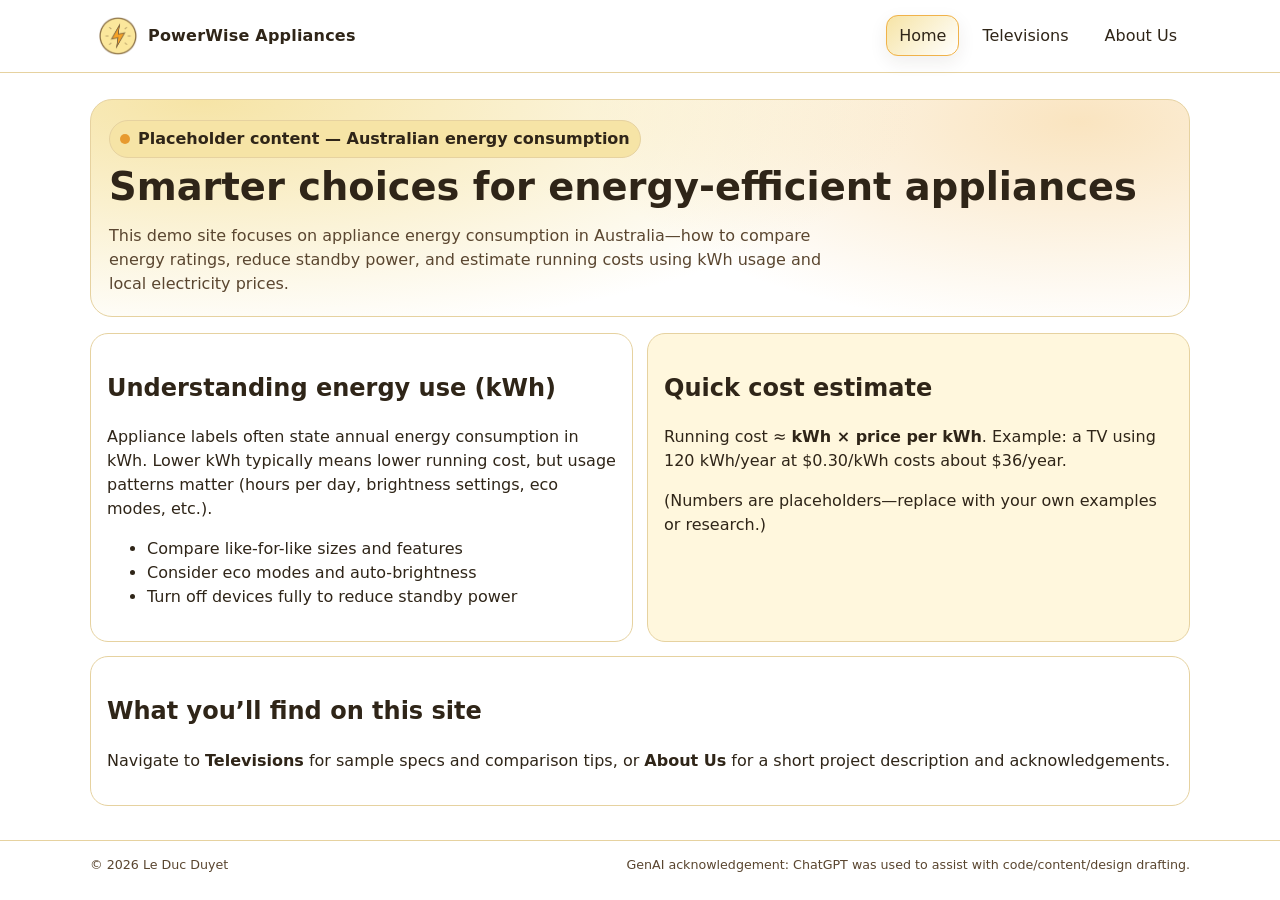
<file: index.html>
<!doctype html>
<html lang="en">
  <head>
    <meta charset="utf-8" />
    <meta name="viewport" content="width=device-width,initial-scale=1" />
    <title>PowerWise Appliances — Home</title>
    <link rel="stylesheet" href="styles.css" />
    <script defer src="nav.js"></script>
  </head>
  <body>
    <header>
      <div class="container navbar">
        <!-- Power logo top-left; click returns home -->
        <a class="brand" href="index.html" data-nav aria-label="Go to Home">
          <img src="PowerIcon.png" alt="Power logo" />
          <span class="title">PowerWise Appliances</span>
        </a>

        <nav aria-label="Top Navigation">
          <ul>
            <li><a href="index.html" data-nav>Home</a></li>
            <li><a href="televisions.html" data-nav>Televisions</a></li>
            <li><a href="about.html" data-nav>About Us</a></li>
          </ul>
        </nav>
      </div>
    </header>

    <main class="container">
      <section class="hero">
        <div class="badge">
          <span class="dot"></span> Placeholder content — Australian energy
          consumption
        </div>
        <h1>Smarter choices for energy-efficient appliances</h1>
        <p>
          This demo site focuses on appliance energy consumption in
          Australia—how to compare energy ratings, reduce standby power, and
          estimate running costs using kWh usage and local electricity prices.
        </p>
      </section>

      <section class="grid" aria-label="Home content">
        <article class="card span-6">
          <h2>Understanding energy use (kWh)</h2>
          <p>
            Appliance labels often state annual energy consumption in kWh. Lower
            kWh typically means lower running cost, but usage patterns matter
            (hours per day, brightness settings, eco modes, etc.).
          </p>
          <ul>
            <li>Compare like-for-like sizes and features</li>
            <li>Consider eco modes and auto-brightness</li>
            <li>Turn off devices fully to reduce standby power</li>
          </ul>
        </article>

        <article class="card soft span-6">
          <h2>Quick cost estimate</h2>
          <p>
            Running cost ≈ <strong>kWh × price per kWh</strong>. Example: a TV
            using 120 kWh/year at $0.30/kWh costs about $36/year.
          </p>
          <p>
            (Numbers are placeholders—replace with your own examples or
            research.)
          </p>
        </article>

        <article class="card span-12">
          <h2>What you’ll find on this site</h2>
          <p>
            Navigate to <strong>Televisions</strong> for sample specs and
            comparison tips, or <strong>About Us</strong>
            for a short project description and acknowledgements.
          </p>
        </article>
      </section>
    </main>

    <footer>
      <div class="container footer-row">
        <small>© <span id="year"></span> Le Duc Duyet</small>
        <small
          >GenAI acknowledgement: ChatGPT was used to assist with
          code/content/design drafting.</small
        >
      </div>
    </footer>

    <script>
      document.getElementById("year").textContent = new Date().getFullYear();
    </script>
  </body>
</html>
</file>
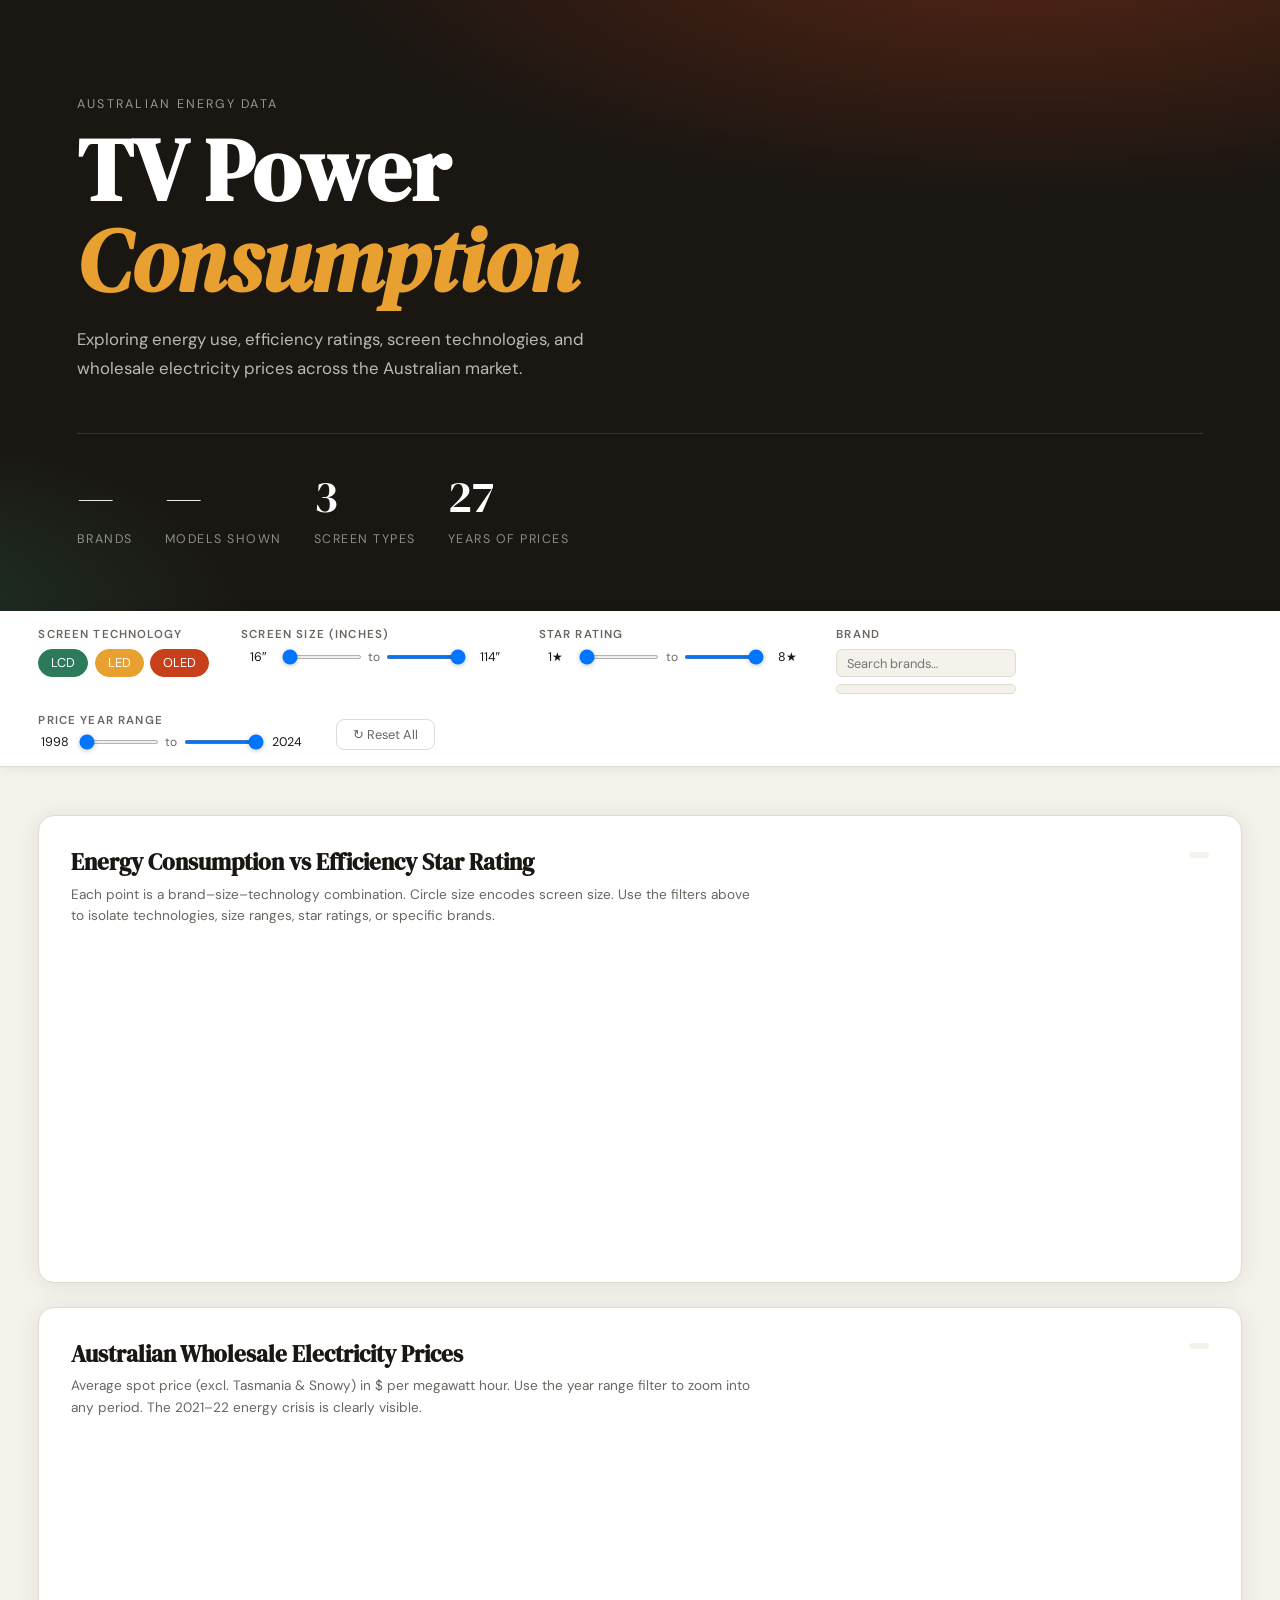
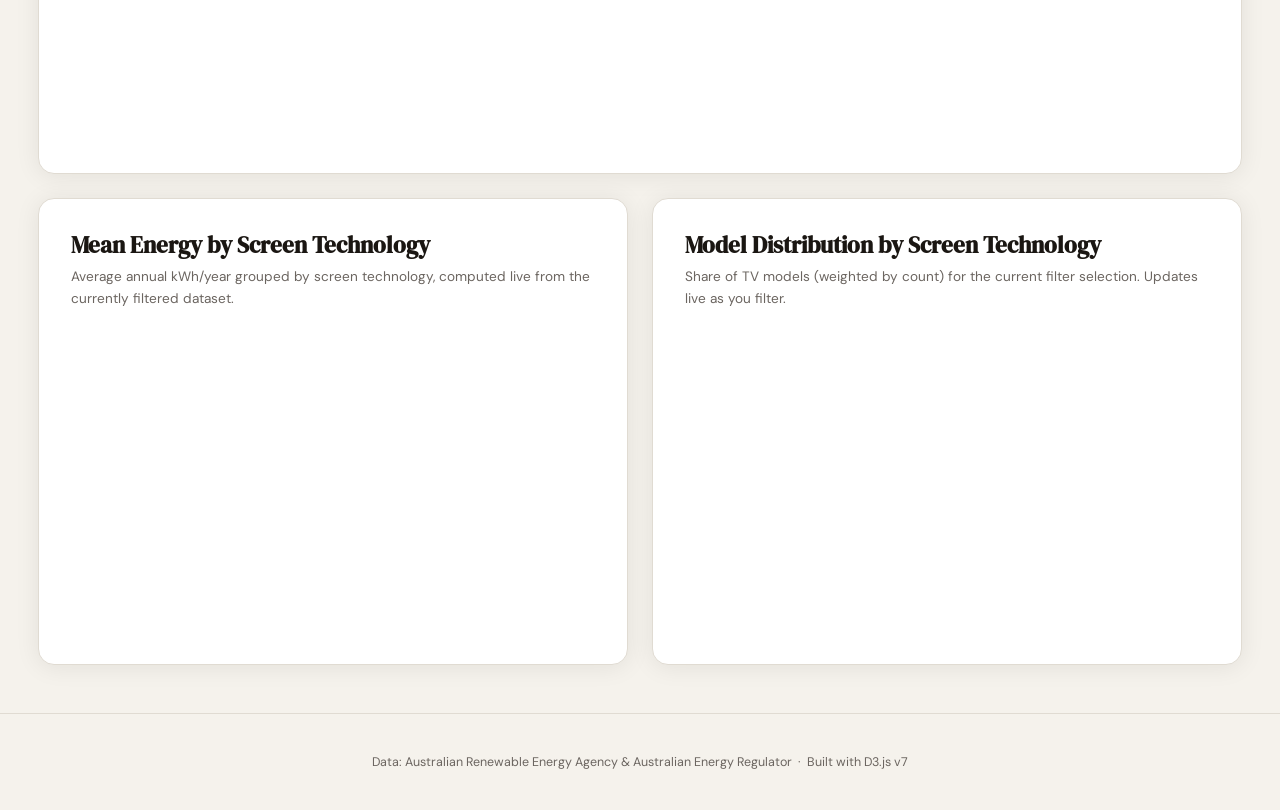
<file: Ex_5/index.html>
<!doctype html>
<html lang="en">
  <head>
    <meta charset="UTF-8" />
    <meta name="viewport" content="width=device-width, initial-scale=1.0" />
    <title>TV Energy Consumption Dashboard</title>
    <link rel="stylesheet" href="style.css" />
    <link rel="preconnect" href="https://fonts.googleapis.com" />
    <link
      href="https://fonts.googleapis.com/css2?family=DM+Serif+Display:ital@0;1&family=DM+Sans:wght@300;400;500;600&display=swap"
      rel="stylesheet"
    />
    <script src="https://d3js.org/d3.v7.min.js"></script>
  </head>
  <body>
    <header class="hero">
      <div class="hero-bg"></div>
      <div class="hero-content">
        <p class="hero-eyebrow">Australian Energy Data</p>
        <h1 class="hero-title">TV Power<br /><em>Consumption</em></h1>
        <p class="hero-subtitle">
          Exploring energy use, efficiency ratings, screen technologies, and
          wholesale electricity prices across the Australian market.
        </p>
      </div>
      <div class="hero-stats">
        <div class="stat">
          <span class="stat-num" id="stat-brands">—</span
          ><span class="stat-label">Brands</span>
        </div>
        <div class="stat">
          <span class="stat-num" id="stat-models">—</span
          ><span class="stat-label">Models Shown</span>
        </div>
        <div class="stat">
          <span class="stat-num">3</span
          ><span class="stat-label">Screen Types</span>
        </div>
        <div class="stat">
          <span class="stat-num">27</span
          ><span class="stat-label">Years of Prices</span>
        </div>
      </div>
    </header>

    <!-- Global Filter Panel -->
    <div class="filter-bar" id="filter-bar">
      <div class="filter-bar-inner">
        <div class="filter-group">
          <label class="filter-label">Screen Technology</label>
          <div class="toggle-group" id="filter-tech">
            <button class="toggle active" data-value="LCD">LCD</button>
            <button class="toggle active" data-value="LED">LED</button>
            <button class="toggle active" data-value="OLED">OLED</button>
          </div>
        </div>

        <div class="filter-group">
          <label class="filter-label">Screen Size (inches)</label>
          <div class="range-group">
            <span class="range-val" id="size-min-label">16&Prime;</span>
            <input
              type="range"
              id="size-min"
              min="16"
              max="114"
              value="16"
              step="1"
            />
            <span class="range-sep">to</span>
            <input
              type="range"
              id="size-max"
              min="16"
              max="114"
              value="114"
              step="1"
            />
            <span class="range-val" id="size-max-label">114&Prime;</span>
          </div>
        </div>

        <div class="filter-group">
          <label class="filter-label">Star Rating</label>
          <div class="range-group">
            <span class="range-val" id="star-min-label">1&#9733;</span>
            <input
              type="range"
              id="star-min"
              min="1"
              max="8"
              value="1"
              step="0.5"
            />
            <span class="range-sep">to</span>
            <input
              type="range"
              id="star-max"
              min="1"
              max="8"
              value="8"
              step="0.5"
            />
            <span class="range-val" id="star-max-label">8&#9733;</span>
          </div>
        </div>

        <div class="filter-group filter-group--brand">
          <label class="filter-label"
            >Brand <span class="filter-count" id="brand-count"></span
          ></label>
          <input
            type="text"
            id="brand-search"
            class="brand-search"
            placeholder="Search brands…"
          />
          <div class="brand-list" id="brand-list"></div>
        </div>

        <div class="filter-group filter-group--year">
          <label class="filter-label">Price Year Range</label>
          <div class="range-group">
            <span class="range-val" id="year-min-label">1998</span>
            <input
              type="range"
              id="year-min"
              min="1998"
              max="2024"
              value="1998"
              step="1"
            />
            <span class="range-sep">to</span>
            <input
              type="range"
              id="year-max"
              min="1998"
              max="2024"
              value="2024"
              step="1"
            />
            <span class="range-val" id="year-max-label">2024</span>
          </div>
        </div>

        <button class="reset-btn" id="reset-filters">&#8635; Reset All</button>
      </div>
    </div>

    <main class="dashboard">
      <section class="card card--wide" id="scatter-section">
        <div class="card-header">
          <div>
            <h2 class="card-title">
              Energy Consumption vs Efficiency Star Rating
            </h2>
            <p class="card-desc">
              Each point is a brand–size–technology combination. Circle size
              encodes screen size. Use the filters above to isolate
              technologies, size ranges, star ratings, or specific brands.
            </p>
          </div>
          <span class="chart-meta" id="scatter-meta"></span>
        </div>
        <div id="scatter-chart" class="chart-container"></div>
      </section>

      <section class="card card--wide" id="line-section">
        <div class="card-header">
          <div>
            <h2 class="card-title">Australian Wholesale Electricity Prices</h2>
            <p class="card-desc">
              Average spot price (excl. Tasmania &amp; Snowy) in $ per megawatt
              hour. Use the year range filter to zoom into any period. The
              2021–22 energy crisis is clearly visible.
            </p>
          </div>
          <span class="chart-meta" id="line-meta"></span>
        </div>
        <div id="line-chart" class="chart-container"></div>
      </section>

      <div class="card-row">
        <section class="card" id="bar-section">
          <div class="card-header">
            <div>
              <h2 class="card-title">Mean Energy by Screen Technology</h2>
              <p class="card-desc">
                Average annual kWh/year grouped by screen technology, computed
                live from the currently filtered dataset.
              </p>
            </div>
          </div>
          <div id="bar-chart" class="chart-container"></div>
        </section>

        <section class="card" id="pie-section">
          <div class="card-header">
            <div>
              <h2 class="card-title">
                Model Distribution by Screen Technology
              </h2>
              <p class="card-desc">
                Share of TV models (weighted by count) for the current filter
                selection. Updates live as you filter.
              </p>
            </div>
          </div>
          <div id="pie-chart" class="chart-container"></div>
        </section>
      </div>
    </main>

    <footer class="footer">
      <p>
        Data: Australian Renewable Energy Agency &amp; Australian Energy
        Regulator &nbsp;&middot;&nbsp; Built with D3.js v7
      </p>
    </footer>

    <script>
      // Shared state object — all chart modules subscribe to this
      window.DASH = {
        tvData: [],
        priceData: [],
        filters: {
          techs: new Set(["LCD", "LED", "OLED"]),
          sizeMin: 16,
          sizeMax: 114,
          starMin: 1,
          starMax: 8,
          brands: null, // null = all brands selected
          yearMin: 1998,
          yearMax: 2024,
        },
        _listeners: [],
        subscribe(fn) {
          this._listeners.push(fn);
        },
        dispatch() {
          const f = this.filters;
          const tv = this.tvData.filter(
            (d) =>
              f.techs.has(d.tech) &&
              d.size >= f.sizeMin &&
              d.size <= f.sizeMax &&
              d.stars >= f.starMin &&
              d.stars <= f.starMax &&
              (f.brands === null || f.brands.has(d.brand)),
          );
          const prices = this.priceData.filter(
            (d) => d.year >= f.yearMin && d.year <= f.yearMax,
          );
          const brandCount = new Set(tv.map((d) => d.brand)).size;
          document.getElementById("stat-brands").textContent = brandCount;
          document.getElementById("stat-models").textContent = tv.length;
          this._listeners.forEach((fn) => fn(tv, prices));
        },
      };
    </script>

    <script src="js/filters.js"></script>
    <script src="js/scatter.js"></script>
    <script src="js/line.js"></script>
    <script src="js/bar.js"></script>
    <script src="js/pie.js"></script>
  </body>
</html>
</file>
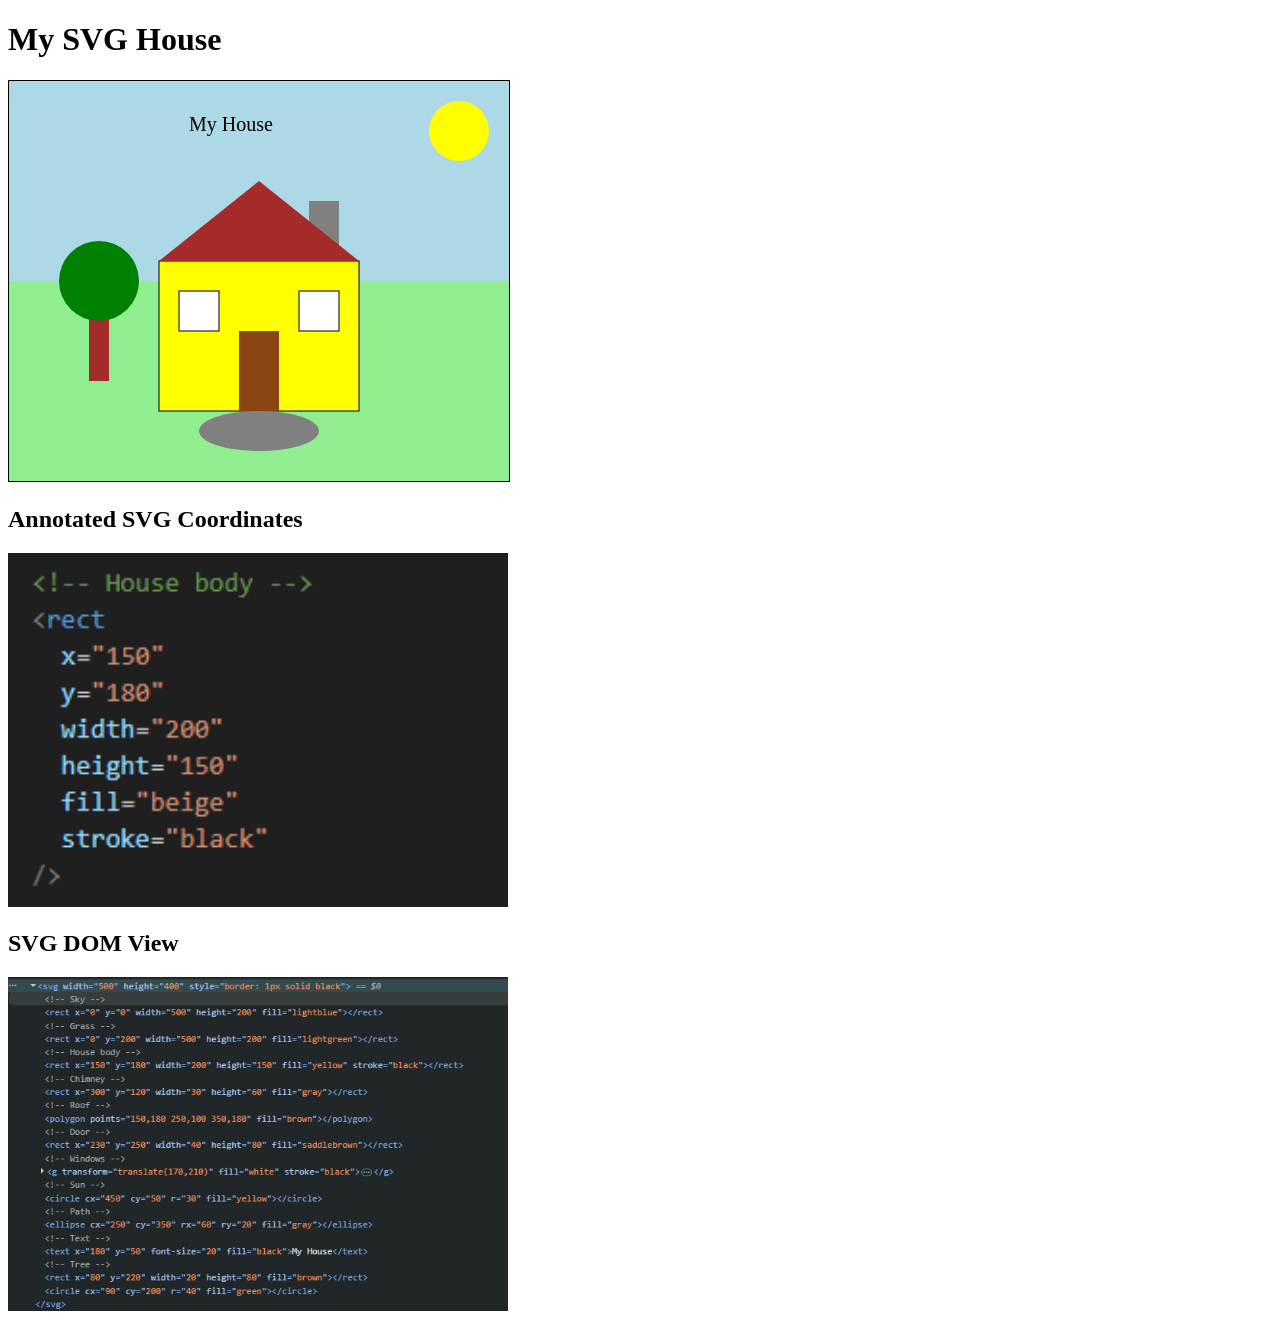
<file: Exercise 4-1 Draw SVGs/index.html>
<!doctype html>
<html>
  <head>
    <title>SVG House</title>
  </head>
  <body>
    <h1>My SVG House</h1>

    <svg width="500" height="400" style="border: 1px solid black">
      <!-- Sky -->
      <rect x="0" y="0" width="500" height="200" fill="lightblue" />

      <!-- Grass -->
      <rect x="0" y="200" width="500" height="200" fill="lightgreen" />

      <!-- House body -->
      <rect
        x="150"
        y="180"
        width="200"
        height="150"
        fill="yellow"
        stroke="black"
      />
      <!-- Chimney -->
      <rect x="300" y="120" width="30" height="60" fill="gray" />
      <!-- Roof -->
      <polygon points="150,180 250,100 350,180" fill="brown" />

      <!-- Door -->
      <rect x="230" y="250" width="40" height="80" fill="saddlebrown" />

      <!-- Windows -->
      <g transform="translate(170,210)" fill="white" stroke="black">
        <rect x="0" y="0" width="40" height="40" />
        <rect x="120" y="0" width="40" height="40" />
      </g>
      <!-- Sun -->
      <circle cx="450" cy="50" r="30" fill="yellow" />

      <!-- Path -->
      <ellipse cx="250" cy="350" rx="60" ry="20" fill="gray" />

      <!-- Text -->
      <text x="180" y="50" font-size="20" fill="black">My House</text>

      <!-- Tree -->
      <rect x="80" y="220" width="20" height="80" fill="brown" />
      <circle cx="90" cy="200" r="40" fill="green" />
    </svg>
    <h2>Annotated SVG Coordinates</h2>
    <img src="images/Screenshot 2026-03-17 190043.png" width="500" />
    <h2>SVG DOM View</h2>
    <img src="images/Screenshot 2026-03-17 191148.png" width="500" />
  </body>
</html>
</file>
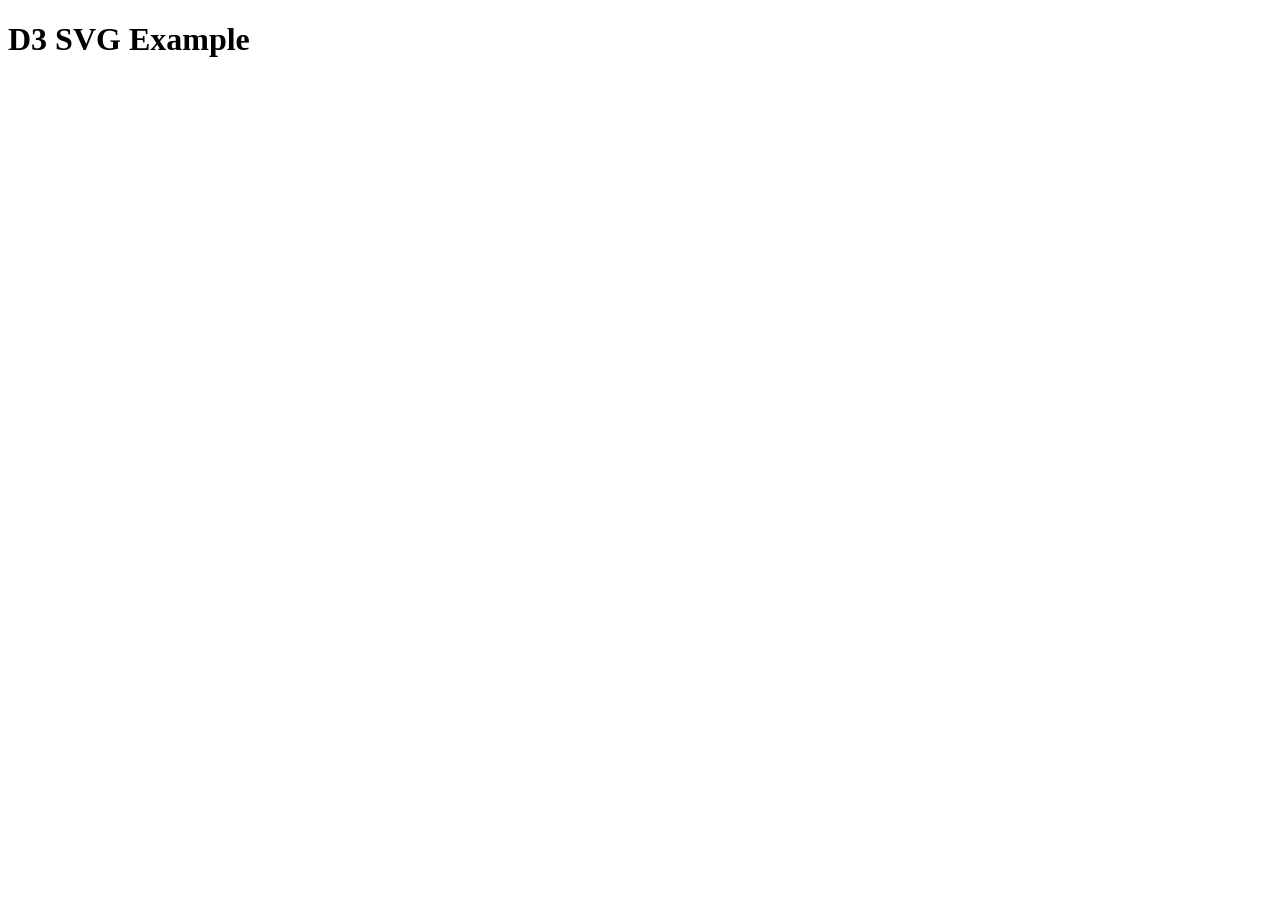
<file: Exercise 4-3--4-6 Website with bar chart/index.html>
<!doctype html>
<html>
  <head>
    <title>D3 Responsive SVG</title>
    <link rel="stylesheet" href="style.css" />
  </head>
  <body>
    <h1>D3 SVG Example</h1>

    <div class="responsive-svg-container"></div>

    <!-- D3 Library -->
    <script src="https://d3js.org/d3.v7.min.js"></script>

    <!-- script -->
    <script src="script.js"></script>
  </body>
</html>
</file>
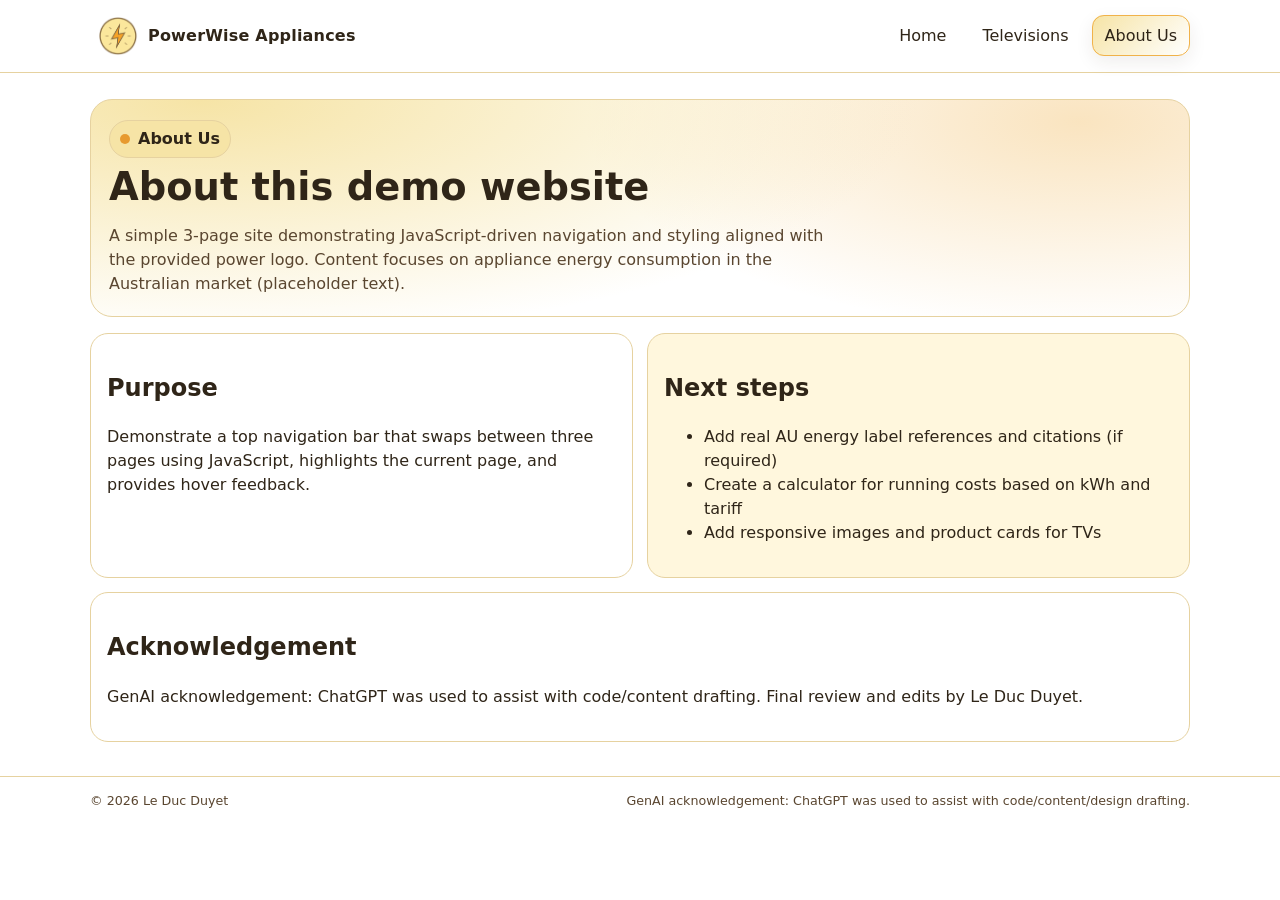
<file: about.html>
<!doctype html>
<html lang="en">
  <head>
    <meta charset="utf-8" />
    <meta name="viewport" content="width=device-width,initial-scale=1" />
    <title>PowerWise Appliances — About Us</title>
    <link rel="stylesheet" href="styles.css" />
    <script defer src="nav.js"></script>
  </head>
  <body>
    <header>
      <div class="container navbar">
        <a class="brand" href="index.html" data-nav aria-label="Go to Home">
          <img src="PowerIcon.png" alt="Power logo" />
          <span class="title">PowerWise Appliances</span>
        </a>

        <nav aria-label="Top Navigation">
          <ul>
            <li><a href="index.html" data-nav>Home</a></li>
            <li><a href="televisions.html" data-nav>Televisions</a></li>
            <li><a href="about.html" data-nav>About Us</a></li>
          </ul>
        </nav>
      </div>
    </header>

    <main class="container">
      <section class="hero">
        <div class="badge"><span class="dot"></span> About Us</div>
        <h1>About this demo website</h1>
        <p>
          A simple 3-page site demonstrating JavaScript-driven navigation and
          styling aligned with the provided power logo. Content focuses on
          appliance energy consumption in the Australian market (placeholder
          text).
        </p>
      </section>

      <section class="grid" aria-label="About content">
        <article class="card span-6">
          <h2>Purpose</h2>
          <p>
            Demonstrate a top navigation bar that swaps between three pages
            using JavaScript, highlights the current page, and provides hover
            feedback.
          </p>
        </article>

        <article class="card soft span-6">
          <h2>Next steps</h2>
          <ul>
            <li>
              Add real AU energy label references and citations (if required)
            </li>
            <li>
              Create a calculator for running costs based on kWh and tariff
            </li>
            <li>Add responsive images and product cards for TVs</li>
          </ul>
        </article>

        <article class="card span-12">
          <h2>Acknowledgement</h2>
          <p>
            GenAI acknowledgement: ChatGPT was used to assist with code/content
            drafting. Final review and edits by Le Duc Duyet.
          </p>
        </article>
      </section>
    </main>

    <footer>
      <div class="container footer-row">
        <small>© <span id="year"></span> Le Duc Duyet</small>
        <small
          >GenAI acknowledgement: ChatGPT was used to assist with
          code/content/design drafting.</small
        >
      </div>
    </footer>

    <script>
      document.getElementById("year").textContent = new Date().getFullYear();
    </script>
  </body>
</html>
</file>
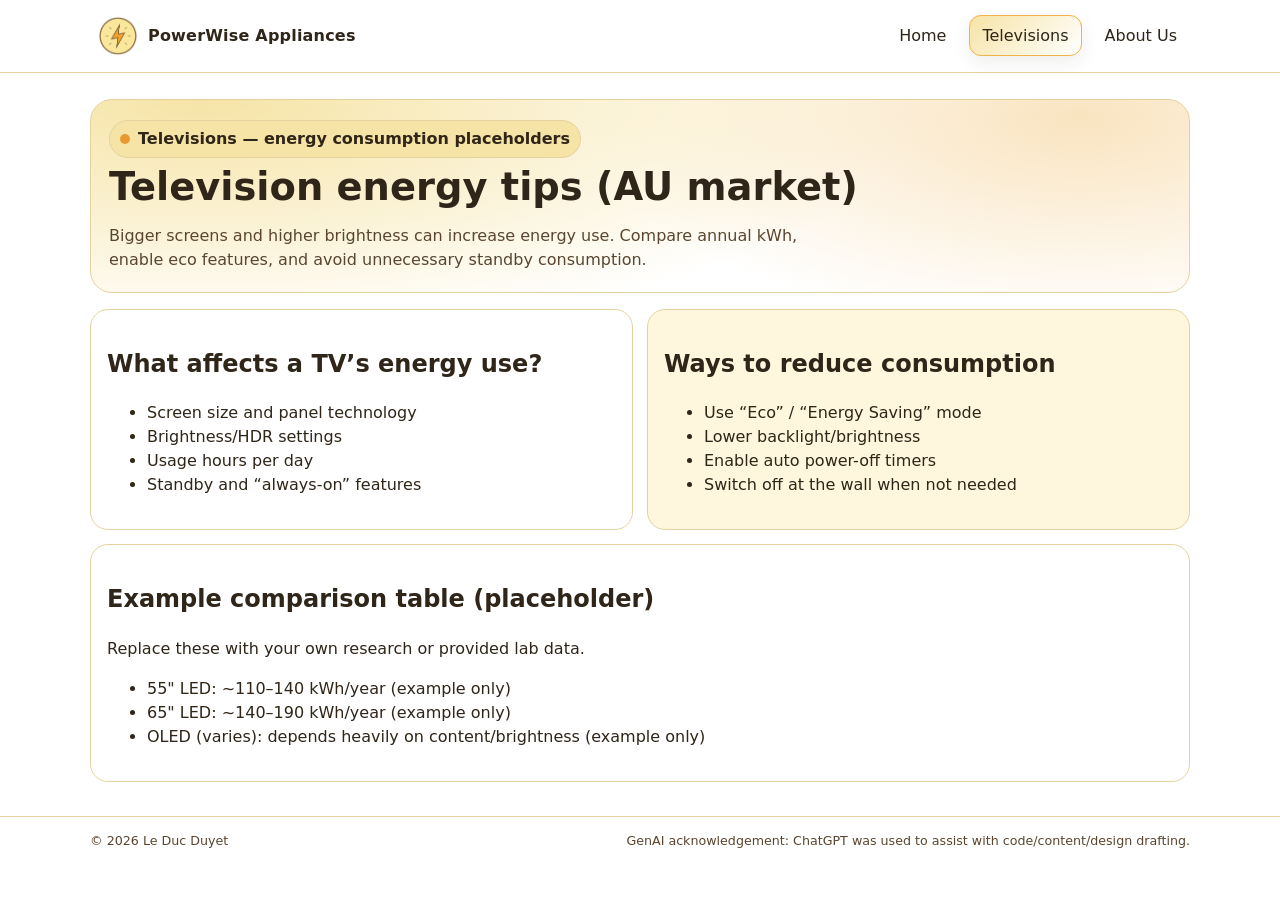
<file: televisions.html>
<!doctype html>
<html lang="en">
  <head>
    <meta charset="utf-8" />
    <meta name="viewport" content="width=device-width,initial-scale=1" />
    <title>PowerWise Appliances — Televisions</title>
    <link rel="stylesheet" href="styles.css" />
    <script defer src="nav.js"></script>
  </head>
  <body>
    <header>
      <div class="container navbar">
        <a class="brand" href="index.html" data-nav aria-label="Go to Home">
          <img src="PowerIcon.png" alt="Power logo" />
          <span class="title">PowerWise Appliances</span>
        </a>

        <nav aria-label="Top Navigation">
          <ul>
            <li><a href="index.html" data-nav>Home</a></li>
            <li><a href="televisions.html" data-nav>Televisions</a></li>
            <li><a href="about.html" data-nav>About Us</a></li>
          </ul>
        </nav>
      </div>
    </header>

    <main class="container">
      <section class="hero">
        <div class="badge">
          <span class="dot"></span> Televisions — energy consumption
          placeholders
        </div>
        <h1>Television energy tips (AU market)</h1>
        <p>
          Bigger screens and higher brightness can increase energy use. Compare
          annual kWh, enable eco features, and avoid unnecessary standby
          consumption.
        </p>
      </section>

      <section class="grid" aria-label="Television content">
        <article class="card span-6">
          <h2>What affects a TV’s energy use?</h2>
          <ul>
            <li>Screen size and panel technology</li>
            <li>Brightness/HDR settings</li>
            <li>Usage hours per day</li>
            <li>Standby and “always-on” features</li>
          </ul>
        </article>

        <article class="card soft span-6">
          <h2>Ways to reduce consumption</h2>
          <ul>
            <li>Use “Eco” / “Energy Saving” mode</li>
            <li>Lower backlight/brightness</li>
            <li>Enable auto power-off timers</li>
            <li>Switch off at the wall when not needed</li>
          </ul>
        </article>

        <article class="card span-12">
          <h2>Example comparison table (placeholder)</h2>
          <p>Replace these with your own research or provided lab data.</p>
          <ul>
            <li>55" LED: ~110–140 kWh/year (example only)</li>
            <li>65" LED: ~140–190 kWh/year (example only)</li>
            <li>
              OLED (varies): depends heavily on content/brightness (example
              only)
            </li>
          </ul>
        </article>
      </section>
    </main>

    <footer>
      <div class="container footer-row">
        <small>© <span id="year"></span> Le Duc Duyet</small>
        <small
          >GenAI acknowledgement: ChatGPT was used to assist with
          code/content/design drafting.</small
        >
      </div>
    </footer>

    <script>
      document.getElementById("year").textContent = new Date().getFullYear();
    </script>
  </body>
</html>
</file>
<file: styles.css>
/* Color palette inspired by the provided power logo */
:root {
  --bg: #ffffff;
  --ink: #2f2518; /* dark brown outline */
  --muted: #5a4630;
  --cream: #f6e4a6; /* warm beige */
  --gold: #f0b24a; /* orange/gold bolt */
  --gold-2: #e79a2f;
  --card: #fff7dd;
  --border: #e6d2a0;
}

* {
  box-sizing: border-box;
}
html,
body {
  margin: 0;
  padding: 0;
}
body {
  font-family:
    system-ui,
    -apple-system,
    Segoe UI,
    Roboto,
    Arial,
    sans-serif;
  background: var(--bg);
  color: var(--ink);
  line-height: 1.5;
}

.container {
  width: min(1100px, 92vw);
  margin: 0 auto;
}

header {
  position: sticky;
  top: 0;
  background: rgba(255, 255, 255, 0.92);
  backdrop-filter: blur(8px);
  border-bottom: 1px solid var(--border);
  z-index: 20;
}

.navbar {
  display: flex;
  align-items: center;
  justify-content: space-between;
  padding: 10px 0;
  gap: 14px;
}

.brand {
  display: flex;
  align-items: center;
  gap: 10px;
  text-decoration: none;
  color: var(--ink);
  border-radius: 12px;
  padding: 6px 8px;
}

.brand:hover {
  background: var(--card);
}

.brand img {
  width: 40px;
  height: 40px;
}

.brand .title {
  font-weight: 800;
  letter-spacing: 0.2px;
}

nav ul {
  list-style: none;
  display: flex;
  gap: 10px;
  padding: 0;
  margin: 0;
}

nav a {
  text-decoration: none;
  color: var(--ink);
  padding: 10px 12px;
  border-radius: 12px;
  border: 1px solid transparent;
  transition:
    transform 120ms ease,
    background 120ms ease,
    border-color 120ms ease;
}

nav a:hover {
  background: var(--cream);
  border-color: var(--border);
  transform: translateY(-1px);
}

nav a:focus {
  outline: 3px solid rgba(240, 178, 74, 0.55);
  outline-offset: 2px;
}

nav a.active,
nav a[aria-current="page"] {
  background: linear-gradient(135deg, var(--cream), #fff);
  border-color: var(--gold);
  box-shadow: 0 6px 18px rgba(47, 37, 24, 0.08);
}

main {
  padding: 26px 0 34px;
}

.hero {
  background:
    radial-gradient(1200px 400px at 10% 0%, var(--cream), transparent 60%),
    radial-gradient(
      900px 380px at 90% 10%,
      rgba(240, 178, 74, 0.35),
      transparent 55%
    );
  border: 1px solid var(--border);
  border-radius: 22px;
  padding: 20px 18px;
}

.hero h1 {
  margin: 0 0 8px;
  font-size: clamp(26px, 3vw, 40px);
}

.hero p {
  margin: 0;
  color: var(--muted);
  max-width: 72ch;
}

.grid {
  display: grid;
  grid-template-columns: repeat(12, 1fr);
  gap: 14px;
  margin-top: 16px;
}

.card {
  grid-column: span 12;
  border: 1px solid var(--border);
  border-radius: 18px;
  padding: 16px;
  background: #fff;
}

.card.soft {
  background: var(--card);
}

@media (min-width: 860px) {
  .card.span-6 {
    grid-column: span 6;
  }
  .card.span-4 {
    grid-column: span 4;
  }
}

.badge {
  display: inline-flex;
  align-items: center;
  gap: 8px;
  background: var(--cream);
  border: 1px solid var(--border);
  padding: 6px 10px;
  border-radius: 999px;
  font-weight: 650;
}

.badge .dot {
  width: 10px;
  height: 10px;
  border-radius: 50%;
  background: var(--gold-2);
}

footer {
  border-top: 1px solid var(--border);
  padding: 14px 0;
  color: var(--muted);
  font-size: 0.95rem;
}

footer .footer-row {
  display: flex;
  flex-wrap: wrap;
  gap: 10px;
  justify-content: space-between;
  align-items: center;
}

small a {
  color: inherit;
}
</file>
<file: Ex_5/style.css>
/* ── Reset & Base ─────────────────────────────────────────────── */
*,
*::before,
*::after {
  box-sizing: border-box;
  margin: 0;
  padding: 0;
}

:root {
  --bg: #f5f2ec;
  --surface: #ffffff;
  --ink: #1a1612;
  --ink-muted: #6b6560;
  --accent: #c8401a;
  --accent2: #2c7a5c;
  --accent3: #1d4e8f;
  --gold: #e8a030;
  --border: #e0dbd2;

  /* chart palette */
  --c-lcd: #2c7a5c;
  --c-led: #e8a030;
  --c-oled: #c8401a;

  --radius: 16px;
  --shadow: 0 2px 24px rgba(26, 22, 18, 0.08);

  font-family: "DM Sans", sans-serif;
  font-size: 16px;
  color: var(--ink);
  background: var(--bg);
}

/* ── Hero ─────────────────────────────────────────────────────── */
.hero {
  position: relative;
  background: var(--ink);
  color: #fff;
  padding: clamp(3rem, 8vw, 6rem) clamp(1.5rem, 6vw, 5rem)
    clamp(2.5rem, 5vw, 4rem);
  overflow: hidden;
}
.hero-bg {
  position: absolute;
  inset: 0;
  background:
    radial-gradient(
      ellipse 80% 60% at 80% -10%,
      rgba(200, 64, 26, 0.35) 0%,
      transparent 70%
    ),
    radial-gradient(
      ellipse 50% 50% at -10% 100%,
      rgba(44, 122, 92, 0.3) 0%,
      transparent 60%
    );
  pointer-events: none;
}
.hero-content {
  position: relative;
  max-width: 680px;
}
.hero-eyebrow {
  font-size: 0.78rem;
  letter-spacing: 0.18em;
  text-transform: uppercase;
  color: rgba(255, 255, 255, 0.55);
  margin-bottom: 0.9rem;
}
.hero-title {
  font-family: "DM Serif Display", serif;
  font-size: clamp(2.8rem, 7vw, 5.5rem);
  line-height: 1.02;
  margin-bottom: 1.2rem;
  color: #fff;
}
.hero-title em {
  font-style: italic;
  color: var(--gold);
}
.hero-subtitle {
  font-size: clamp(0.9rem, 1.5vw, 1.05rem);
  color: rgba(255, 255, 255, 0.7);
  line-height: 1.7;
  max-width: 520px;
}
.hero-stats {
  position: relative;
  display: flex;
  flex-wrap: wrap;
  gap: 2rem;
  margin-top: clamp(2rem, 4vw, 3.5rem);
  border-top: 1px solid rgba(255, 255, 255, 0.12);
  padding-top: 2rem;
}
.stat {
  display: flex;
  flex-direction: column;
  gap: 0.25rem;
}
.stat-num {
  font-family: "DM Serif Display", serif;
  font-size: clamp(2rem, 3.5vw, 2.8rem);
  color: #fff;
}
.stat-label {
  font-size: 0.78rem;
  letter-spacing: 0.12em;
  text-transform: uppercase;
  color: rgba(255, 255, 255, 0.5);
}

/* ── Filter Bar ───────────────────────────────────────────────── */
.filter-bar {
  background: var(--surface);
  border-bottom: 1px solid var(--border);
  box-shadow: 0 2px 12px rgba(26, 22, 18, 0.06);
  position: sticky;
  top: 0;
  z-index: 50;
}
.filter-bar-inner {
  max-width: 1400px;
  margin: 0 auto;
  padding: 1rem clamp(1rem, 3vw, 2.5rem);
  display: flex;
  flex-wrap: wrap;
  align-items: flex-start;
  gap: 1.2rem 2rem;
}
.filter-group {
  display: flex;
  flex-direction: column;
  gap: 0.4rem;
  min-width: 140px;
}
.filter-group--brand {
  min-width: 180px;
  max-width: 220px;
}
.filter-group--year {
  min-width: 200px;
}
.filter-label {
  font-size: 0.72rem;
  font-weight: 600;
  letter-spacing: 0.1em;
  text-transform: uppercase;
  color: var(--ink-muted);
}
.filter-count {
  font-weight: 400;
  text-transform: none;
  letter-spacing: 0;
}

/* Tech toggles */
.toggle-group {
  display: flex;
  gap: 0.4rem;
}
.toggle {
  padding: 0.28rem 0.75rem;
  border-radius: 20px;
  border: 1.5px solid var(--border);
  background: transparent;
  font-family: "DM Sans", sans-serif;
  font-size: 0.8rem;
  cursor: pointer;
  color: var(--ink-muted);
  transition: all 0.15s;
}
.toggle.active[data-value="LCD"] {
  background: var(--c-lcd);
  border-color: var(--c-lcd);
  color: #fff;
}
.toggle.active[data-value="LED"] {
  background: var(--c-led);
  border-color: var(--c-led);
  color: #fff;
}
.toggle.active[data-value="OLED"] {
  background: var(--c-oled);
  border-color: var(--c-oled);
  color: #fff;
}

/* Range sliders */
.range-group {
  display: flex;
  align-items: center;
  gap: 0.4rem;
  flex-wrap: nowrap;
}
.range-val {
  font-size: 0.78rem;
  color: var(--ink);
  min-width: 34px;
  text-align: center;
  font-variant-numeric: tabular-nums;
}
.range-sep {
  font-size: 0.75rem;
  color: var(--ink-muted);
}
input[type="range"] {
  width: 80px;
  height: 4px;
  border-radius: 2px;
  background: var(--border);
  outline: none;
  cursor: pointer;
}
input[type="range"]::-webkit-slider-thumb {
  -webkit-appearance: none;
  width: 14px;
  height: 14px;
  border-radius: 50%;
  background: var(--accent);
  border: 2px solid #fff;
  box-shadow: 0 1px 4px rgba(0, 0, 0, 0.2);
}
input[type="range"]::-moz-range-thumb {
  width: 14px;
  height: 14px;
  border-radius: 50%;
  background: var(--accent);
  border: 2px solid #fff;
}

/* Brand search + list */
.brand-search {
  width: 100%;
  padding: 0.3rem 0.6rem;
  border: 1.5px solid var(--border);
  border-radius: 6px;
  font-family: "DM Sans", sans-serif;
  font-size: 0.8rem;
  color: var(--ink);
  background: var(--bg);
  outline: none;
}
.brand-search:focus {
  border-color: var(--accent);
}
.brand-list {
  max-height: 130px;
  overflow-y: auto;
  display: flex;
  flex-direction: column;
  gap: 0.15rem;
  border: 1px solid var(--border);
  border-radius: 6px;
  background: var(--bg);
  padding: 0.25rem 0.5rem;
}
.brand-list::-webkit-scrollbar {
  width: 4px;
}
.brand-list::-webkit-scrollbar-thumb {
  background: var(--border);
  border-radius: 2px;
}
.brand-item {
  display: flex;
  align-items: center;
  gap: 0.45rem;
  font-size: 0.78rem;
  color: var(--ink);
  cursor: pointer;
  padding: 0.1rem 0;
  white-space: nowrap;
  text-transform: capitalize;
}
.brand-item input[type="checkbox"] {
  accent-color: var(--accent);
  width: 12px;
  height: 12px;
  cursor: pointer;
}

/* Reset + meta */
.reset-btn {
  align-self: flex-end;
  padding: 0.4rem 1rem;
  border-radius: 8px;
  border: 1.5px solid var(--border);
  background: transparent;
  font-family: "DM Sans", sans-serif;
  font-size: 0.8rem;
  color: var(--ink-muted);
  cursor: pointer;
  transition: all 0.15s;
  white-space: nowrap;
}
.reset-btn:hover {
  border-color: var(--accent);
  color: var(--accent);
}
.chart-meta {
  font-size: 0.75rem;
  color: var(--ink-muted);
  background: var(--bg);
  border-radius: 12px;
  padding: 0.2rem 0.6rem;
  white-space: nowrap;
  align-self: flex-start;
  margin-top: 0.2rem;
}
.empty-state {
  display: flex;
  align-items: center;
  justify-content: center;
  min-height: 200px;
  color: var(--ink-muted);
  font-size: 0.9rem;
  font-style: italic;
}

/* ── Dashboard layout ─────────────────────────────────────────── */
.dashboard {
  max-width: 1400px;
  margin: 0 auto;
  padding: clamp(1.5rem, 4vw, 3rem) clamp(1rem, 3vw, 2.5rem);
  display: flex;
  flex-direction: column;
  gap: 1.5rem;
}

/* ── Cards ────────────────────────────────────────────────────── */
.card {
  background: var(--surface);
  border-radius: var(--radius);
  border: 1px solid var(--border);
  box-shadow: var(--shadow);
  padding: clamp(1.2rem, 3vw, 2rem);
  transition: box-shadow 0.2s;
}
.card:hover {
  box-shadow: 0 6px 40px rgba(26, 22, 18, 0.13);
}
.card--wide {
  width: 100%;
}

.card-row {
  display: grid;
  grid-template-columns: repeat(auto-fit, minmax(320px, 1fr));
  gap: 1.5rem;
}

.card-header {
  margin-bottom: 1.4rem;
  display: flex;
  justify-content: space-between;
  align-items: flex-start;
  gap: 1rem;
  flex-wrap: wrap;
}
.card-title {
  font-family: "DM Serif Display", serif;
  font-size: clamp(1.15rem, 2vw, 1.45rem);
  line-height: 1.25;
  margin-bottom: 0.4rem;
}
.card-desc {
  font-size: 0.85rem;
  color: var(--ink-muted);
  line-height: 1.6;
  max-width: 680px;
}

/* ── Chart containers ─────────────────────────────────────────── */
.chart-container {
  width: 100%;
  min-height: 300px;
}
.chart-container svg {
  display: block;
  width: 100%;
}

/* ── D3 shared styles ─────────────────────────────────────────── */
.axis text {
  font-family: "DM Sans", sans-serif;
  font-size: 11px;
  fill: var(--ink-muted);
}
.axis path,
.axis line {
  stroke: var(--border);
}
.axis-label {
  font-family: "DM Sans", sans-serif;
  font-size: 12px;
  fill: var(--ink-muted);
}
.grid line {
  stroke: var(--border);
  stroke-dasharray: 3, 4;
}
.grid path {
  stroke: none;
}

/* Scatter */
.dot {
  cursor: pointer;
  transition:
    r 0.15s,
    opacity 0.15s;
}
.dot:hover {
  opacity: 1 !important;
}

/* Tooltip */
.tooltip {
  position: absolute;
  background: var(--ink);
  color: #fff;
  padding: 0.55rem 0.85rem;
  border-radius: 8px;
  font-size: 0.8rem;
  pointer-events: none;
  opacity: 0;
  transition: opacity 0.15s;
  line-height: 1.6;
  max-width: 200px;
  z-index: 100;
}
.tooltip strong {
  color: var(--gold);
  display: block;
  margin-bottom: 0.15rem;
}

/* Legend */
.legend {
  font-family: "DM Sans", sans-serif;
  font-size: 12px;
  fill: var(--ink-muted);
}
.legend rect {
  rx: 3;
}

/* Line chart */
.line-path {
  fill: none;
  stroke-width: 2px;
}
.area-path {
  opacity: 0.12;
}
.dot-line {
  cursor: pointer;
}

/* ── Footer ───────────────────────────────────────────────────── */
.footer {
  text-align: center;
  padding: 2.5rem 1.5rem;
  font-size: 0.78rem;
  color: var(--ink-muted);
  border-top: 1px solid var(--border);
}

/* ── Responsive tweaks ────────────────────────────────────────── */
@media (max-width: 600px) {
  .card-row {
    grid-template-columns: 1fr;
  }
  .hero-stats {
    gap: 1.4rem;
  }
}
</file>
<file: Exercise 4-3--4-6 Website with bar chart/style.css>
.responsive-svg-container {
  margin-right: auto;
  margin-left: auto;
  width: 100%;
  max-width: 1200px;
}
</file>
